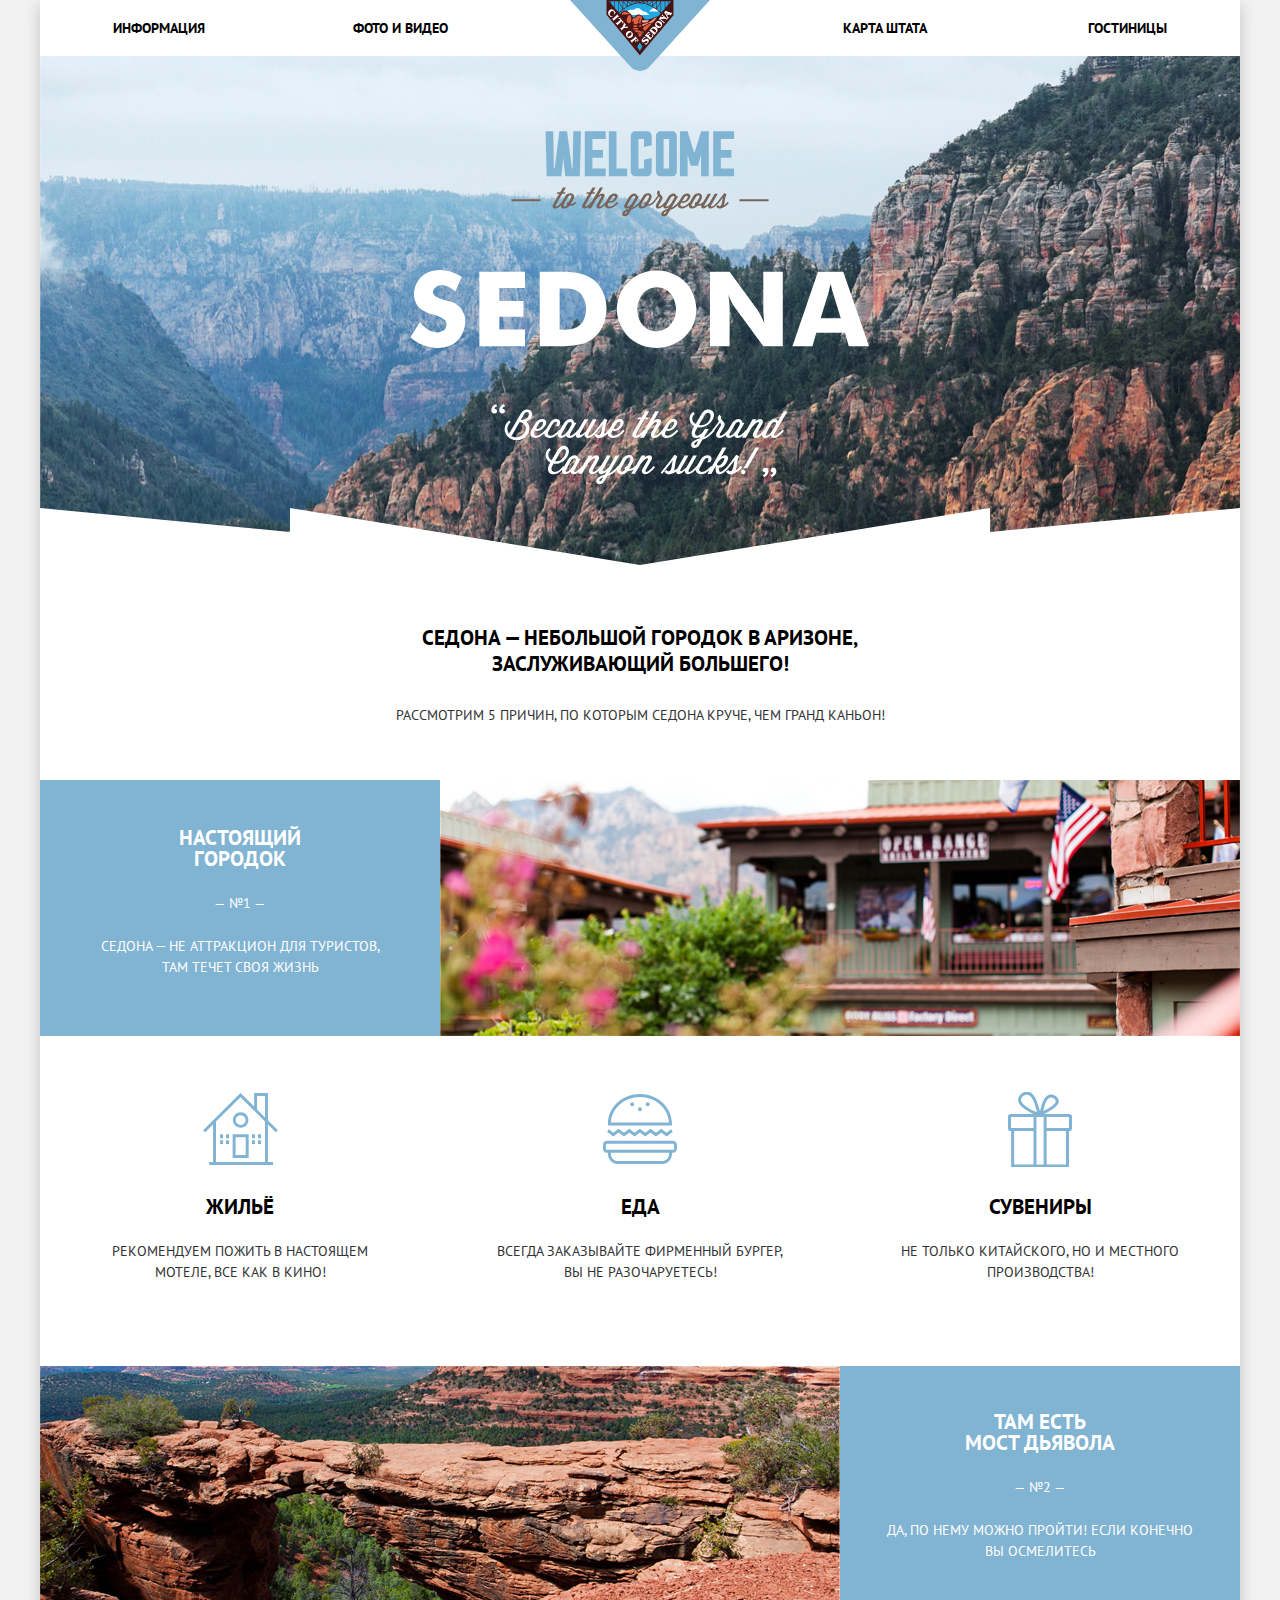
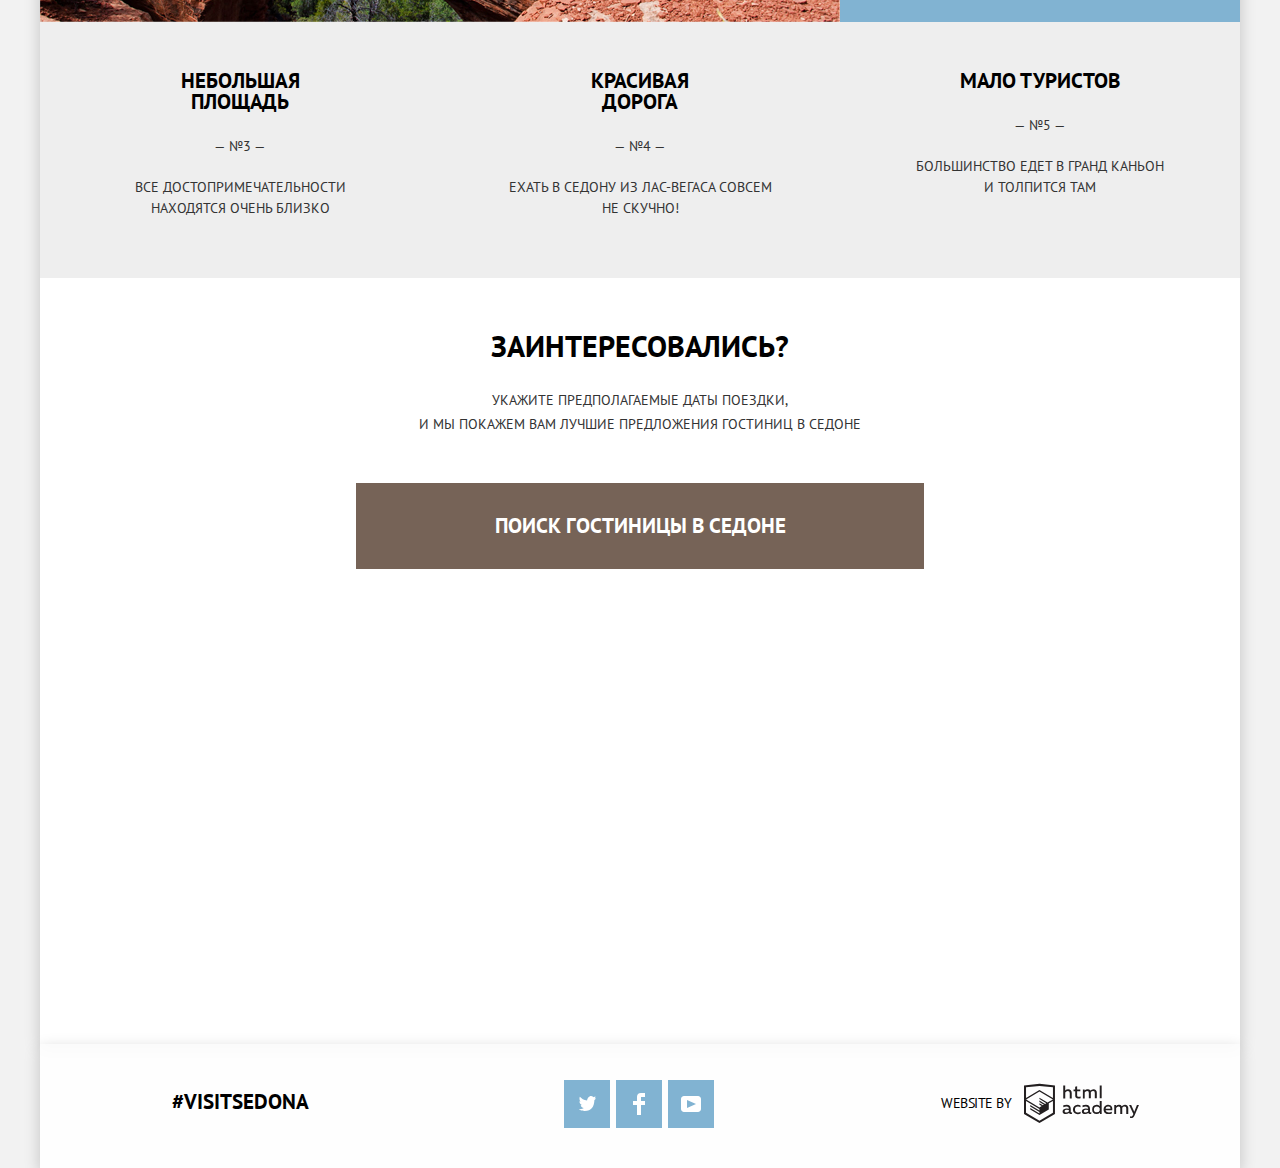
<file: index.html>
<!DOCTYPE html>
<html lang="ru">
<head>
  <meta charset="utf-8">
  <title>HTML Academy: Седона</title>
  <link href="https://fonts.googleapis.com/css?family=PT+Sans:400,700&amp;subset=cyrillic" rel="stylesheet">
  <link href="css/normalize.css" rel="stylesheet">
  <link href="css/style.css" rel="stylesheet">
</head>
<body>
  <div class="container">
    <header class="main-header">
      <h1 class="visually-hidden">Седона&nbsp;&mdash; небольшой туристический городок в&nbsp;штате Аризона</h1>
      <a class="main-header-logo" aria-label="Логотип города и сайта Седоны">
        <img src="img/logo-sedona.svg" width="140" height="71" alt="Голубой треугольник с мостом и надписью City of Sedona">
      </a>
      <nav class="main-navigation">
        <ul class="site-navigation">
          <li class="site-navigation-item"><a href="information.html">Информация</a></li>
          <li class="site-navigation-item"><a href="media.html">Фото и&nbsp;видео</a></li>
          <li class="site-navigation-item"><a href="map.html">Карта штата</a></li>
          <li class="site-navigation-item"><a href="catalog.html">Гостиницы</a></li>
       </ul>
      </nav>
    </header>
    <main>
      <section class="preview">
        <h2 class="visually-hidden">Седона&nbsp;&mdash; лучше, чем Гранд Каньон!</h2>
        <img src="img/intro-welcome.svg" width="459" height="353" alt="Надпись: Добро пожаловать в великолепную Седону!">
      </section>
      <section class="attraction">
        <h2>Седона&nbsp;&mdash; небольшой городок в&nbsp;Аризоне, заслуживающий большего!</h2>
        <p>Рассмотрим 5&nbsp;причин, по&nbsp;которым Седона круче, чем Гранд Каньон!</p>       
      </section>
      <section class="features">
        <h2 class="visually-hidden">Преимущества Седоны</h2>
        <div class="feature-and-image">
          <div class="feature-item">
            <h3>Настоящий городок</h3>
            <p><span class="beauty-number">№1</span></p>
            <p>Седона&nbsp;&mdash; не&nbsp;аттракцион для туристов, там течет своя жизнь</p>
          </div>
          <div class="feature-image">
            <img src="img/view-of-the-city.jpg" width="800" height="256" alt="Вид на город">
          </div>
        </div>
        <ul class="advices">
          <li class="advice-item home-icon">
            <h3>Жильё</h3>
            <p class="main-description">Рекомендуем пожить в&nbsp;настоящем мотеле, все как в&nbsp;кино!</p>
          </li>
          <li class="advice-item food-icon">
            <h3>Еда</h3>
            <p class="main-description">Всегда заказывайте фирменный бургер, вы&nbsp;не&nbsp;разочаруетесь!</p>
          </li>
          <li class="advice-item present-icon">
            <h3>Сувениры</h3>
            <p class="main-description">Не&nbsp;только китайского, но&nbsp;и&nbsp;местного производства!</p>
          </li>
        </ul>
        <div class="feature-and-image">
          <div class="feature-image">
            <img src="img/devil's-bridge.jpg" width="800" height="256" alt="Вид на мост дьявола">
          </div>
          <div class="feature-item">
            <h3>Там есть<br>мост дьявола</h3>
            <p><span class="beauty-number">№2</span></p>
            <p>Да, по&nbsp;нему можно пройти! Если конечно вы&nbsp;осмелитесь</p>
          </div>
        </div>
        <ul class="more-advices">
          <li class="advice-item">
            <h3>Небольшая площадь</h3>
            <p class="more-description"><span class="beauty-number">№3</span></p>
            <p class="more-description">Все достопримечательности находятся очень близко</p>
          </li>
          <li class="advice-item">
            <h3>Красивая дорога</h3>
            <p class="more-description"><span class="beauty-number">№4</span></p>
            <p class="more-description">Ехать в&nbsp;Седону из&nbsp;Лас-Вегаса совсем не&nbsp;скучно!</p>
          </li>
          <li class="advice-item">
            <h3>Мало туристов</h3>
            <p class="more-description"><span class="beauty-number">№5</span></p>
            <p class="more-description">Большинство едет в&nbsp;Гранд Каньон и&nbsp;толпится там</p>
          </li>
        </ul>
      </section>
      <section class="booking">
        <h2 class="visually-hidden">Забронировать отель в&nbsp;Седоне</h2>
        <b>Заинтересовались?</b>
        <p>укажите предполагаемые даты поездки,<br>
        и&nbsp;мы&nbsp;покажем вам лучшие предложения гостиниц в&nbsp;Седоне</p>
        <button class="search-hotel-link">
          Поиск гостиницы в&nbsp;Седоне
        </button>
        <form class="search-hotel" action="https://echo.htmlacademy.ru" method="get">
          <div>
            <label for="check-in">Дата заезда:</label>
            <div class="check-dates">
              <input id="check-in" type="text" name="date-in" value="24 апреля 2017">
              <button type="button" class="calendar" aria-label="календарь с выбором даты">
                <svg xmlns="http://www.w3.org/2000/svg" width="21" height="22" viewBox="0 0 21 22"><path d="M19.251 2.025h-2.845V.648c0-.381-.294-.689-.656-.689-.363       0-.656.308-.656.689v1.377h-3.938V.648c0-.381-.294-.689-.655-.689-.363 0-.657.308-.657.689v1.377H5.906V.648c0-.381-.294-.689-.656-.689-.363 0-.657.308-.657.689v1.377H1.75C.784 2.025 0 2.847 0      3.862v16.302C0 21.179.784 22 1.75 22h17.501c.966 0 1.749-.821 1.749-1.836V3.862c0-1.015-.783-1.837-1.749-1.837zm.437 18.139a.448.448 0 0 1-.437.459H1.75a.45.45 0 0 1-.438-.459V3.862a.45.45 0 0 1      .438-.459h2.844v1.378c0 .381.294.689.657.689.362 0 .656-.308.656-.689V3.403h3.938v1.378c0 .381.294.689.657.689.361 0 .655-.308.655-.689V3.403h3.938v1.378c0 .381.293.689.656.689.362 0    .656-.308.656-.689V3.403h2.845c.241 0 .437.206.437.459v16.302z"/><path d="M4.594 8.225h2.625v2.066H4.594zM4.594 11.668h2.625v2.067H4.594zM4.594 15.112h2.625v2.066H4.594zM9.188      15.112h2.625v2.066H9.188zM9.188 11.668h2.625v2.067H9.188zM9.188 8.225h2.625v2.066H9.188zM13.781 15.112h2.625v2.066h-2.625zM13.781 11.668h2.625v2.067h-2.625zM13.781 8.225h2.625v2.066h-2.625z"/></svg>
              </button>
            </div>
          </div>
          <div>
            <label for="check-out">Дата выезда:</label>
            <div class="check-dates">
              <input id="check-out" type="text" name="date-out" value="4 июля 2017">
              <button type="button" class="calendar" aria-label="календарь с выбором даты">
                <svg xmlns="http://www.w3.org/2000/svg" width="21" height="22" viewBox="0 0 21 22"><path d="M19.251 2.025h-2.845V.648c0-.381-.294-.689-.656-.689-.363       0-.656.308-.656.689v1.377h-3.938V.648c0-.381-.294-.689-.655-.689-.363 0-.657.308-.657.689v1.377H5.906V.648c0-.381-.294-.689-.656-.689-.363 0-.657.308-.657.689v1.377H1.75C.784 2.025 0 2.847 0      3.862v16.302C0 21.179.784 22 1.75 22h17.501c.966 0 1.749-.821 1.749-1.836V3.862c0-1.015-.783-1.837-1.749-1.837zm.437 18.139a.448.448 0 0 1-.437.459H1.75a.45.45 0 0 1-.438-.459V3.862a.45.45 0 0 1      .438-.459h2.844v1.378c0 .381.294.689.657.689.362 0 .656-.308.656-.689V3.403h3.938v1.378c0 .381.294.689.657.689.361 0 .655-.308.655-.689V3.403h3.938v1.378c0 .381.293.689.656.689.362 0    .656-.308.656-.689V3.403h2.845c.241 0 .437.206.437.459v16.302z"/><path d="M4.594 8.225h2.625v2.066H4.594zM4.594 11.668h2.625v2.067H4.594zM4.594 15.112h2.625v2.066H4.594zM9.188      15.112h2.625v2.066H9.188zM9.188 11.668h2.625v2.067H9.188zM9.188 8.225h2.625v2.066H9.188zM13.781 15.112h2.625v2.066h-2.625zM13.781 11.668h2.625v2.067h-2.625zM13.781 8.225h2.625v2.066h-2.625z"/></svg>
              </button>
            </div>
          </div>
          <div class="check-people">
            <div class="adults">
              <label for="adults">Взрослые:</label>
              <div class="button-wrapper">
                <button type="button" class="minus" aria-label="увеличить количество"></button>
                <input id="adults" type="text" name="adults-number" value="2">
                <button type="button" class="plus" aria-label="уменьшить количество"></button>
              </div>
            </div>
            <div class="children">
              <label for="children" class="small-label">Дети:</label>
              <div class="button-wrapper">
                <button type="button" class="minus" aria-label="увеличить количество"></button>
                <input id="children" type="text" name="children-number" value="0">
                <button type="button" class="plus" aria-label="уменьшить количество"></button>
              </div>
            </div>
          </div>
          <button type="submit">найти</button>
        </form>
      </section>
      <section class="map">
        <h2 class="visually-hidden">Карта</h2>
        <iframe src="https://www.google.com/maps/embed?pb=!1m18!1m12!1m3!1d497482.38205934427!2d-112.0216752888011!3d35.00747836919939!2m3!1f0!2f0!3f0!3m2!1i1024!2i768!4f13.1!3m3!1m2!1s0x872da132f942b00d%3A0x5548c523fa6c8efd!2z0KHQtdC00L7QvdCwLCDQkNGA0LjQt9C-0L3QsCA4NjMzNiwg0KHQqNCQ!5e0!3m2!1sru!2sru!4v1552826719506" width="1200" height="593" allowfullscreen></iframe>     
      </section>
    </main>
    <footer class="main-footer">
      <p class="hashtag-sedona">#visitsedona</p>
      <ul class="social-buttons">
        <li>
          <a href="#" class="social-link" aria-label="Седона в twitter">
            <svg xmlns="http://www.w3.org/2000/svg" xmlns:xlink="http://www.w3.org/1999/xlink" width="17" height="15" viewBox="0 0 17 15"><path fill="#FFF" d="M10.95.144c1.685-.496 2.984.27 3.577 1.179.673-.231 1.331-.481 2.011-.708a2.345 2.345 0 0 1-.857 1.768c.685.17 1.304-.491 1.304-.491-.169 1-1.006 1.788-1.563 2.024-.231 6.75-3.175 11.217-10.077 11.082h-.446c-.41 0-4.164-.46-4.898-1.887 2.271.196 3.893-.422 4.693-1.177-.96-.3-2.679-.477-2.979-2.95.349.106.564.228 1.19.119C1.705 8.247.374 7.53.448 5.33c.285.328 1.067.536 1.34.472C1.085 5.561-.182 2.442.894.85c1.818 1.854 3.735 3.606 7.152 3.773C8.254 2.33 9.183.793 10.95.144z"/></svg>
          </a>
        </li>
        <li>
          <a href="#" class="social-link" aria-label="Седона в facebook">
            <svg xmlns="http://www.w3.org/2000/svg" width="12" height="22" viewBox="0 0 12 22"><path fill="#FFF" d="M12 4V0H8a4 4 0 0 0-4 4v4H0v4h4v10h4V12h4V8H8V4h4z"/></svg>
          </a>
        </li>
        <li>
          <a href="#" class="social-link" aria-label="Седона на youtube">
            <svg xmlns="http://www.w3.org/2000/svg" xmlns:xlink="http://www.w3.org/1999/xlink" width="20" height="16" viewBox="0 0 20 16"><path fill="#FFF" d="M17 0H3C1.35 0 0 1.35 0 3v10c0 1.65 1.35 3 3 3h14c1.65 0 3-1.35 3-3V3c0-1.65-1.35-3-3-3zM6.027 11.998V4.002L15.014 8l-8.987 3.998z"/></svg>
          </a>
        </li>
      </ul>
      <p class="copyright"> website by
        <a href="https://htmlacademy.ru/intensive/htmlcss" aria-label="Переход на страницу разработчика - htmlacademy" class="copyright-logo">
          <svg id="Layer_1" data-name="Layer 1" xmlns="http://www.w3.org/2000/svg" width="115" height="41" viewBox="0 0 108.08 36.85"><title>logo-htmlacademy-small1</title><path d="M44.61,26.88a2,2,0,0,0,.55-0.1v1.33a3.25,3.25,0,0,1-1.18.21,1.67,1.67,0,0,1-1.67-1,4.84,4.84,0,0,1-3.14,1.08c-1.51,0-2.91-.83-2.91-2.55,0-2.13,2-2.79,3.71-2.79a11.08,11.08,0,0,1,2.17.25v-0.3c0-1-.76-1.77-2.19-1.77a7.42,7.42,0,0,0-3,.64v-1.7a10.21,10.21,0,0,1,3.19-.55c2.36,0,3.81,1.12,3.81,3.65v3a0.54,0.54,0,0,0,.49.59h0.17Zm-6.44-1.13A1.35,1.35,0,0,0,39.63,27h0.11a3.39,3.39,0,0,0,2.41-1V24.58a9.72,9.72,0,0,0-1.81-.21c-1,0-2.16.33-2.16,1.38h0Zm12.36-6.11a5,5,0,0,1,2.57.64V22a4.08,4.08,0,0,0-2.3-.7,2.75,2.75,0,1,0,0,5.49,5,5,0,0,0,2.43-.64v1.71a6.27,6.27,0,0,1-2.76.57A4.21,4.21,0,0,1,46,24.51q0-.21,0-0.41a4.32,4.32,0,0,1,4.18-4.46h0.38Zm12.17,7.24a2,2,0,0,0,.55-0.1v1.33a3.25,3.25,0,0,1-1.18.21,1.67,1.67,0,0,1-1.67-1,4.84,4.84,0,0,1-3.14,1.08c-1.51,0-2.91-.83-2.91-2.55,0-2.13,2-2.79,3.71-2.79a11.08,11.08,0,0,1,2.17.25v-0.3c0-1-.76-1.77-2.19-1.77a7.42,7.42,0,0,0-3,.64v-1.7a10.21,10.21,0,0,1,3.19-.55c2.36,0,3.81,1.12,3.81,3.65v3a0.54,0.54,0,0,0,.49.59h0.17Zm-6.44-1.13A1.35,1.35,0,0,0,57.73,27h0.11a3.39,3.39,0,0,0,2.41-1V24.58a9.72,9.72,0,0,0-1.81-.21c-1.06,0-2.16.33-2.16,1.38h0ZM73,16V28.2H71.35V26.88a3.88,3.88,0,0,1-3.19,1.54,4.4,4.4,0,0,1,0-8.78,3.81,3.81,0,0,1,3,1.3V16H73Zm-4.53,5.22a2.76,2.76,0,1,0,0,5.52A2.86,2.86,0,0,0,71.15,25V23A2.91,2.91,0,0,0,68.49,21.27ZM79,19.64c3.31,0,4.46,2.68,3.92,5.09H76.7c0.21,1.5,1.67,2.11,3.19,2.11a6.11,6.11,0,0,0,2.64-.59v1.6a7.14,7.14,0,0,1-3,.57C77,28.42,74.78,27,74.78,24a4.18,4.18,0,0,1,4-4.39H79Zm0.09,1.54a2.28,2.28,0,0,0-2.44,2.1v0.06H81.3A2,2,0,0,0,79.13,21.18Zm5.73,7V19.87h1.65v1a3.81,3.81,0,0,1,2.78-1.27A2.86,2.86,0,0,1,91.89,21a4.12,4.12,0,0,1,2.91-1.33A3.06,3.06,0,0,1,98,23V28.2h-1.9V23.05a1.59,1.59,0,0,0-1.42-1.75H94.42a2.8,2.8,0,0,0-2.07,1.12V28.2h-1.9V23.05A1.59,1.59,0,0,0,89,21.31H88.8a3,3,0,0,0-2.21,1.29v5.63H84.86Zm21.31-8.33h1.9l-3.91,9.46c-0.9,2.17-2.09,2.86-3.35,2.86a4.76,4.76,0,0,1-1.1-.14V30.46a2.86,2.86,0,0,0,.85.12c0.9,0,1.58-.64,2.07-1.9l0.17-.42-4-8.4h2l2.86,6.29ZM38.73,1.46V6.22a3.81,3.81,0,0,1,2.7-1.14,3.25,3.25,0,0,1,3.44,3.4v5.15H43V8.72a1.81,1.81,0,0,0-1.61-2h-0.3a2.93,2.93,0,0,0-2.32,1.39v5.52h-1.9V1.46h1.9ZM49.94,2.31v3h3V6.91h-3v3.81c0,1.1.5,1.46,1.58,1.46a4.49,4.49,0,0,0,1.69-.33v1.6A6.8,6.8,0,0,1,51,13.8a2.55,2.55,0,0,1-2.86-2.74V6.89H46.58V5.26h1.5V2.74Zm5.4,11.31V5.28H57v1A3.81,3.81,0,0,1,59.77,5a2.86,2.86,0,0,1,2.6,1.33A4.12,4.12,0,0,1,65.28,5,3.06,3.06,0,0,1,68.44,8.4v5.21h-1.9V8.46a1.59,1.59,0,0,0-1.42-1.75H64.89a2.8,2.8,0,0,0-2.07,1.12v5.78h-1.9V8.46A1.59,1.59,0,0,0,59.5,6.71H59.27A3,3,0,0,0,57.06,8v5.63H55.34ZM71.17,1.45H73V13.6H71.17V1.45ZM14.71,0H14.55L0,1.54V28.21l14.55,8.66,14.55-8.66V1.54Zm12.5,27.1L14.55,34.64,1.9,27.12V16.18l12.59,7.5V25L5.86,19.9v1.31l8.68,5.21v1.39L5.87,22.65V24l8.68,5.21,8.75-5.24V18.31L27.2,16V27.12Zm0-12.53-3.48,2-1.6,1L14.51,13v1.31L21,18.23H21l-0.14.09-1,.54-5.37-3.2V17l4.24,2.52-1,.67-3.2-1.9v1.31l2.1,1.24L14.5,22.1,2,14.65,14.51,7.11Zm0-1.32L14.49,5.76,1.91,13.25v-10L14.56,1.92,27.21,3.25v10h0Z" transform="translate(0 -0.02)"/></svg>
        </a>
      </p>
    </footer>
  </div>
  <script src="js/minimize-main.js"></script>
</body>
</html>
</file>
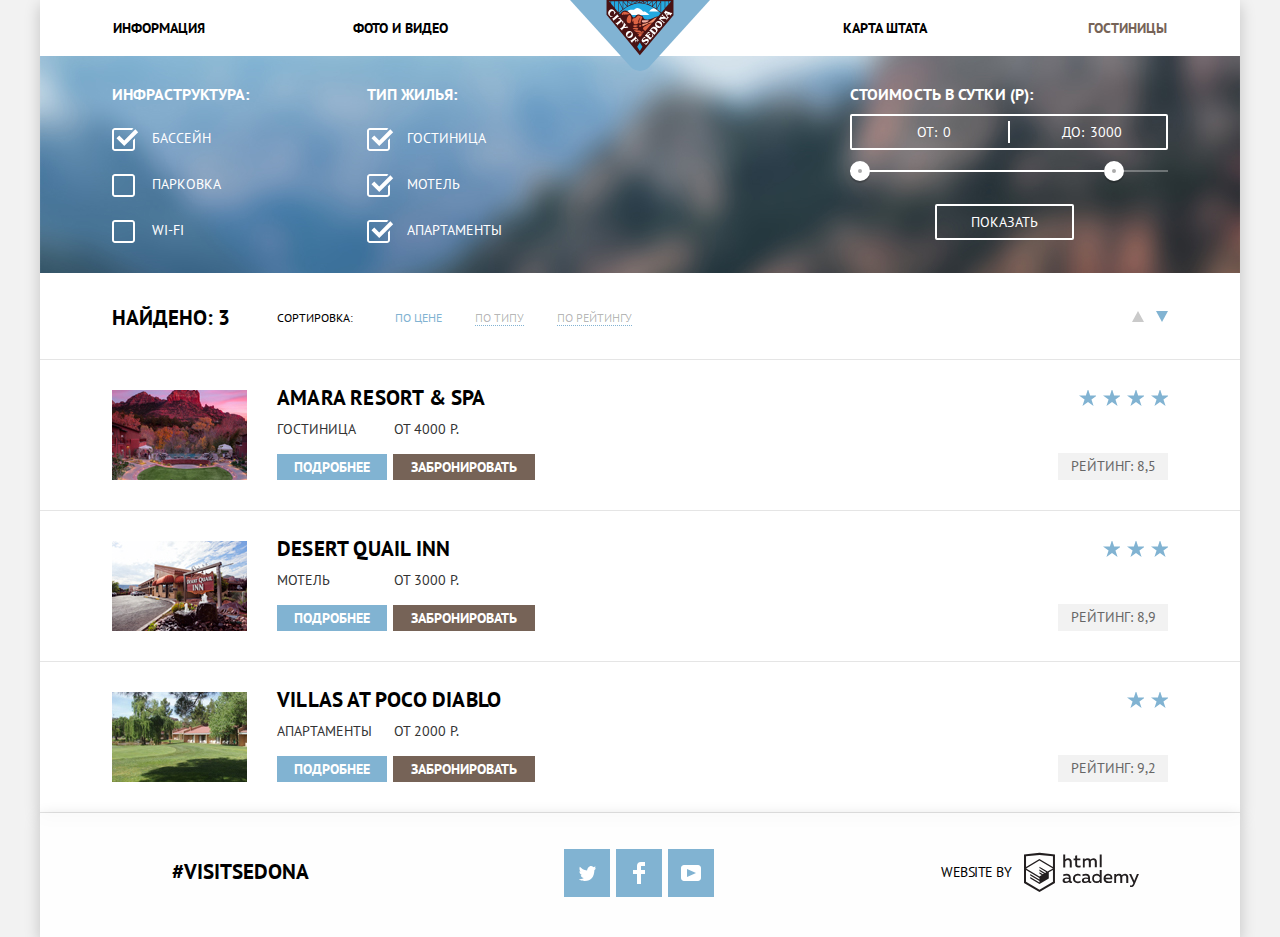
<file: catalog.html>
<!DOCTYPE html>
<html lang="ru">
<head>
  <meta charset="utf-8">
  <title>HTML Academy: Седона - каталог</title>
  <link href="https://fonts.googleapis.com/css?family=PT+Sans:400,700&amp;subset=cyrillic" rel="stylesheet">
  <link href="css/normalize.css" rel="stylesheet">
  <link href="css/style.css" rel="stylesheet">
</head>
<body>
  <div class="container">
    <header class="main-header">
      <h1 class="visually-hidden">Седона&nbsp;&mdash; выбор гостиницы</h1>
      <a href="index.html" class="main-header-logo" aria-label="Логотип города и сайта Седоны. Переход на главную страницу.">
        <img src="img/logo-sedona.svg" width="140" height="71" alt="Голубой треугольник с мостом и надписью City of Sedona">
      </a>
      <nav class="main-navigation">
        <ul class="site-navigation">
          <li class="site-navigation-item"><a href="information.html">Информация</a></li>
          <li class="site-navigation-item shift-right"><a href="media.html">Фото и&nbsp;видео</a></li>
          <li class="site-navigation-item"><a href="map.html">Карта штата</a></li>
          <li class="site-navigation-item active"><a href="#">Гостиницы</a></li>
       </ul>
      </nav>
    </header>
    <main>
      <section class="filters">
        <h2 class="visually-hidden">Список фильтров</h2>
        <form class="filters-form" action="https://echo.htmlacademy.ru" method="get">
          <fieldset class="chechbox-filters">
            <legend>Инфраструктура:</legend>
            <p>
              <input type="checkbox" name="pool" id="pool" checked class="visually-hidden">
              <label for="pool">бассейн</label>
            </p>
            <p>
              <input type="checkbox" name="parking" id="parking" class="visually-hidden">
              <label for="parking">парковка</label>
            </p>
            <p>
              <input type="checkbox" name="wifi" id="wifi" class="visually-hidden">
              <label for="wifi">wi-fi</label>
            </p>
          </fieldset>
          <fieldset class="chechbox-filters">
            <legend>Тип жилья:</legend>
            <p>
              <input type="checkbox" name="hotel" id="hotel" checked class="visually-hidden">
              <label for="hotel">гостиница</label>
            </p>
            <p>
              <input type="checkbox" name="motel" id="motel" checked class="visually-hidden">
              <label for="motel">мотель</label>
            </p>
            <p>
              <input type="checkbox" name="apartments" id="apartments" checked class="visually-hidden">
              <label for="apartments">апартаменты</label>
            </p>
          </fieldset>
          <div class="form-price-wrapper shift-left">
            <fieldset>
              <legend>Стоимость в&nbsp;сутки&nbsp;(Р):</legend>
              <div class="price-controls">
                <label class="min-price">от:
                  <input type="text" name="min-cost" id="min-cost" value="0">
                </label>
                <label class="max-price">до:
                  <input type="text" name="max-cost" id="max-cost" value="3000">
                </label>
              </div>
              <div class="range-controls">
                <div class="scale">
                  <div class="bar"></div>
                </div>
                <div class="range-toggle range-toggle-min"></div>
                <div class="range-toggle range-toggle-max"></div>
              </div>
              <button type="submit">показать</button>
            </fieldset>
          </div>
        </form>
      </section>
      <section class="hotel-list">
        <h2 class="visually-hidden">Список доступных гостиниц</h2>
        <div class="hotel-list-header">
          <span class="hotel-list-results">Найдено:&nbsp;3</span>
          <div class="hotel-list-results-filter">
            <h3>Сортировка:</h3>
            <ul class="filter-by-item">
              <li class="filter-item">
                <a href="#" class="active">По&nbsp;цене</a>
              </li>
              <li class="filter-item">
                <a href="#">По&nbsp;типу</a>
              </li>
              <li class="filter-item">
                <a href="#">По&nbsp;рейтингу</a>
              </li>
            </ul>
          </div>
          <ul class="filter-up-down shift-left">
            <li>
              <a href="#" aria-label="в порядке возрастания" class="up"></a>
            </li>
            <li>
              <a href="#" aria-label="в порядке убывания" class="down active"></a>
            </li>
          </ul>
        </div>
        <div class="hotel-element">
          <div class="hotel-image">
            <img src="img/hotel-01.jpg" width="135" height="90" alt="Вид на отель Amara resort & spa">
          </div>
          <div class="hotel-short-information">
            <h3><a href="#" class="hotel-name">Amara resort &amp;&nbsp;spa</a></h3>
            <p>
              <span>гостиница</span>
              <span>от&nbsp;4000&nbsp;р.</span>
            </p>
            <p class="booking-buttons">
              <a href="#" class="information-btn">подробнее</a>
              <a href="#" class="booking-btn">забронировать</a>
            </p>
          </div>
          <div class="hotel-raiting shift-left">
            <span class="hotel-stars 4-stars">
              <i class="star"></i>
              <i class="star"></i>
              <i class="star"></i>
              <i class="star"></i>
            </span>
            <span class="hotel-raiting-number">рейтинг: 8,5</span>
          </div>
        </div>
        <div class="hotel-element">
          <div class="hotel-image">
            <img src="img/hotel-02.jpg" width="135" height="90" alt="Вид на отель Desert quaik inn">
          </div>
          <div class="hotel-short-information">
            <h3><a href="#" class="hotel-name">Desert quail inn</a></h3>
            <p>
              <span>мотель</span>
              <span>от&nbsp;3000&nbsp;р.</span>
            </p>
            <p class="booking-buttons">
              <a href="#" class="information-btn">подробнее</a>
              <a href="#" class="booking-btn">забронировать</a>
            </p>
          </div>
          <div class="hotel-raiting shift-left">
            <span class="hotel-stars 3-stars">
              <i class="star"></i>
              <i class="star"></i>
              <i class="star"></i>
            </span>
            <span class="hotel-raiting-number">рейтинг: 8,9</span>
          </div>
        </div>
        <div class="hotel-element">
          <div class="hotel-image">
            <img src="img/hotel-03.jpg" width="135" height="90" alt="Вид на отель Villas at poco diablo">
          </div>
          <div class="hotel-short-information">
            <h3><a href="#" class="hotel-name">Villas at poco diablo</a></h3>
            <p>
              <span>апартаменты</span>
              <span>от&nbsp;2000&nbsp;р.</span>
            </p>
            <p class="booking-buttons">
              <a href="#" class="information-btn">подробнее</a>
              <a href="#" class="booking-btn">забронировать</a>
            </p>
          </div>
          <div class="hotel-raiting shift-left">
            <span class="hotel-stars 2-stars">
              <i class="star"></i>
              <i class="star"></i>
            </span>
            <span class="hotel-raiting-number">рейтинг: 9,2</span>
          </div>
        </div>
      </section>
    </main>
    <footer class="main-footer">
      <p class="hashtag-sedona">#visitsedona</p>
      <ul class="social-buttons">
        <li>
          <a href="#" class="social-link" aria-label="Седона в twitter">
            <svg xmlns="http://www.w3.org/2000/svg" xmlns:xlink="http://www.w3.org/1999/xlink" width="17" height="15" viewBox="0 0 17 15"><path fill="#FFF" d="M10.95.144c1.685-.496 2.984.27 3.577 1.179.673-.231 1.331-.481 2.011-.708a2.345 2.345 0 0 1-.857 1.768c.685.17 1.304-.491 1.304-.491-.169 1-1.006 1.788-1.563 2.024-.231 6.75-3.175 11.217-10.077 11.082h-.446c-.41 0-4.164-.46-4.898-1.887 2.271.196 3.893-.422 4.693-1.177-.96-.3-2.679-.477-2.979-2.95.349.106.564.228 1.19.119C1.705 8.247.374 7.53.448 5.33c.285.328 1.067.536 1.34.472C1.085 5.561-.182 2.442.894.85c1.818 1.854 3.735 3.606 7.152 3.773C8.254 2.33 9.183.793 10.95.144z"/></svg>
          </a>
        </li>
        <li>
          <a href="#" class="social-link" aria-label="Седона в facebook">
            <svg xmlns="http://www.w3.org/2000/svg" width="12" height="22" viewBox="0 0 12 22"><path fill="#FFF" d="M12 4V0H8a4 4 0 0 0-4 4v4H0v4h4v10h4V12h4V8H8V4h4z"/></svg>
          </a>
        </li>
        <li>
          <a href="#" class="social-link" aria-label="Седона на youtube">
            <svg xmlns="http://www.w3.org/2000/svg" xmlns:xlink="http://www.w3.org/1999/xlink" width="20" height="16" viewBox="0 0 20 16"><path fill="#FFF" d="M17 0H3C1.35 0 0 1.35 0 3v10c0 1.65 1.35 3 3 3h14c1.65 0 3-1.35 3-3V3c0-1.65-1.35-3-3-3zM6.027 11.998V4.002L15.014 8l-8.987 3.998z"/></svg>
          </a>
        </li>
      </ul>
      <p class="copyright"> website&nbsp;by
        <a href="https://htmlacademy.ru/intensive/htmlcss" aria-label="Переход на страницу разработчика - htmlacademy" class="copyright-logo">
          <svg id="Layer_1" data-name="Layer 1" xmlns="http://www.w3.org/2000/svg" width="115" height="41" viewBox="0 0 108.08 36.85"><title>logo-htmlacademy-small1</title><path d="M44.61,26.88a2,2,0,0,0,.55-0.1v1.33a3.25,3.25,0,0,1-1.18.21,1.67,1.67,0,0,1-1.67-1,4.84,4.84,0,0,1-3.14,1.08c-1.51,0-2.91-.83-2.91-2.55,0-2.13,2-2.79,3.71-2.79a11.08,11.08,0,0,1,2.17.25v-0.3c0-1-.76-1.77-2.19-1.77a7.42,7.42,0,0,0-3,.64v-1.7a10.21,10.21,0,0,1,3.19-.55c2.36,0,3.81,1.12,3.81,3.65v3a0.54,0.54,0,0,0,.49.59h0.17Zm-6.44-1.13A1.35,1.35,0,0,0,39.63,27h0.11a3.39,3.39,0,0,0,2.41-1V24.58a9.72,9.72,0,0,0-1.81-.21c-1,0-2.16.33-2.16,1.38h0Zm12.36-6.11a5,5,0,0,1,2.57.64V22a4.08,4.08,0,0,0-2.3-.7,2.75,2.75,0,1,0,0,5.49,5,5,0,0,0,2.43-.64v1.71a6.27,6.27,0,0,1-2.76.57A4.21,4.21,0,0,1,46,24.51q0-.21,0-0.41a4.32,4.32,0,0,1,4.18-4.46h0.38Zm12.17,7.24a2,2,0,0,0,.55-0.1v1.33a3.25,3.25,0,0,1-1.18.21,1.67,1.67,0,0,1-1.67-1,4.84,4.84,0,0,1-3.14,1.08c-1.51,0-2.91-.83-2.91-2.55,0-2.13,2-2.79,3.71-2.79a11.08,11.08,0,0,1,2.17.25v-0.3c0-1-.76-1.77-2.19-1.77a7.42,7.42,0,0,0-3,.64v-1.7a10.21,10.21,0,0,1,3.19-.55c2.36,0,3.81,1.12,3.81,3.65v3a0.54,0.54,0,0,0,.49.59h0.17Zm-6.44-1.13A1.35,1.35,0,0,0,57.73,27h0.11a3.39,3.39,0,0,0,2.41-1V24.58a9.72,9.72,0,0,0-1.81-.21c-1.06,0-2.16.33-2.16,1.38h0ZM73,16V28.2H71.35V26.88a3.88,3.88,0,0,1-3.19,1.54,4.4,4.4,0,0,1,0-8.78,3.81,3.81,0,0,1,3,1.3V16H73Zm-4.53,5.22a2.76,2.76,0,1,0,0,5.52A2.86,2.86,0,0,0,71.15,25V23A2.91,2.91,0,0,0,68.49,21.27ZM79,19.64c3.31,0,4.46,2.68,3.92,5.09H76.7c0.21,1.5,1.67,2.11,3.19,2.11a6.11,6.11,0,0,0,2.64-.59v1.6a7.14,7.14,0,0,1-3,.57C77,28.42,74.78,27,74.78,24a4.18,4.18,0,0,1,4-4.39H79Zm0.09,1.54a2.28,2.28,0,0,0-2.44,2.1v0.06H81.3A2,2,0,0,0,79.13,21.18Zm5.73,7V19.87h1.65v1a3.81,3.81,0,0,1,2.78-1.27A2.86,2.86,0,0,1,91.89,21a4.12,4.12,0,0,1,2.91-1.33A3.06,3.06,0,0,1,98,23V28.2h-1.9V23.05a1.59,1.59,0,0,0-1.42-1.75H94.42a2.8,2.8,0,0,0-2.07,1.12V28.2h-1.9V23.05A1.59,1.59,0,0,0,89,21.31H88.8a3,3,0,0,0-2.21,1.29v5.63H84.86Zm21.31-8.33h1.9l-3.91,9.46c-0.9,2.17-2.09,2.86-3.35,2.86a4.76,4.76,0,0,1-1.1-.14V30.46a2.86,2.86,0,0,0,.85.12c0.9,0,1.58-.64,2.07-1.9l0.17-.42-4-8.4h2l2.86,6.29ZM38.73,1.46V6.22a3.81,3.81,0,0,1,2.7-1.14,3.25,3.25,0,0,1,3.44,3.4v5.15H43V8.72a1.81,1.81,0,0,0-1.61-2h-0.3a2.93,2.93,0,0,0-2.32,1.39v5.52h-1.9V1.46h1.9ZM49.94,2.31v3h3V6.91h-3v3.81c0,1.1.5,1.46,1.58,1.46a4.49,4.49,0,0,0,1.69-.33v1.6A6.8,6.8,0,0,1,51,13.8a2.55,2.55,0,0,1-2.86-2.74V6.89H46.58V5.26h1.5V2.74Zm5.4,11.31V5.28H57v1A3.81,3.81,0,0,1,59.77,5a2.86,2.86,0,0,1,2.6,1.33A4.12,4.12,0,0,1,65.28,5,3.06,3.06,0,0,1,68.44,8.4v5.21h-1.9V8.46a1.59,1.59,0,0,0-1.42-1.75H64.89a2.8,2.8,0,0,0-2.07,1.12v5.78h-1.9V8.46A1.59,1.59,0,0,0,59.5,6.71H59.27A3,3,0,0,0,57.06,8v5.63H55.34ZM71.17,1.45H73V13.6H71.17V1.45ZM14.71,0H14.55L0,1.54V28.21l14.55,8.66,14.55-8.66V1.54Zm12.5,27.1L14.55,34.64,1.9,27.12V16.18l12.59,7.5V25L5.86,19.9v1.31l8.68,5.21v1.39L5.87,22.65V24l8.68,5.21,8.75-5.24V18.31L27.2,16V27.12Zm0-12.53-3.48,2-1.6,1L14.51,13v1.31L21,18.23H21l-0.14.09-1,.54-5.37-3.2V17l4.24,2.52-1,.67-3.2-1.9v1.31l2.1,1.24L14.5,22.1,2,14.65,14.51,7.11Zm0-1.32L14.49,5.76,1.91,13.25v-10L14.56,1.92,27.21,3.25v10h0Z" transform="translate(0 -0.02)"/></svg>
        </a>
      </p>
    </footer>
  </div>
</body>
</html>
</file>
<file: css/style.css>
body {
  font-family: 'PT Sans', Arial, sans-serif;
  font-size: 14px;
  font-weight: 400;
  line-height: 21px;

  margin: 0;
  padding: 0;

  text-transform: uppercase;

  color: #000;
  background-color: #f2f2f2;
}

a {
  text-decoration: none;
}

:active,
:hover,
:focus {
  outline: 0;
  outline-offset: 0;
}

.visually-hidden {
  position: absolute;

  clip: rect(0 0 0 0);

  width: 1px;
  height: 1px;
  margin: -1px;
}

.container {
  width: 1200px;
  margin: 0 auto;

  color: #000;
  background-color: #fff;
  -webkit-box-shadow: 0 5px 15px 0 rgba( 0, 1, 1, .2);
      box-shadow: 0 5px 15px 0 rgba( 0, 1, 1, .2);
}

.main-header {
  position: relative;
}

.main-header-logo {
  position: absolute;
  top: 0;
  left: 50%;

  margin-left: -70px;
}

.main-navigation {
  line-height: 26px;

  display: flex;
  display: -webkit-box;
  display: -ms-flexbox;

  -webkit-box-orient: vertical;
  -webkit-box-direction: normal;
    -ms-flex-direction: column;
      flex-direction: column;

  width: 1200px;

  color: #000;
  background-color: #fff;
}

.site-navigation {
  font-weight: 700;

  display: -webkit-box;
  display: -ms-flexbox;
  display: flex;

  -ms-flex-wrap: wrap;
      flex-wrap: wrap;

  box-sizing: border-box;
  -webkit-box-sizing: border-box;
      
  width: 1200px;
  margin: 0;
  padding: 0 73px;

  list-style: none;
}

.site-navigation-item {
  -webkit-box-sizing: border-box;
      box-sizing: border-box;
  width: 240px;
}

.site-navigation-item:nth-child(4n + 2) {
  margin-right: auto;
}
.site-navigation-item:nth-child(4n + 4),
.site-navigation-item:nth-child(4n + 3) {
  text-align: right;
}

.shift-right {
  margin-right: auto;
}

.shift-left {
  margin-left: auto;
}

.site-navigation a,
.site-navigation a:visited {
  display: inline-block;

  margin: 15px 0;

  vertical-align: inherit;

  color: #000;
}

.site-navigation a:hover,
.site-navigation a:focus {
  color: #81b3d2;
}

.site-navigation a:active {
  color: rgba(0, 0, 0, .3);
}

.site-navigation-item.active a {
  color: #766357;
}

.preview {
  max-height: 510px;
  margin: 0 0 60px 0 ;
  padding: 75px 370px 80px;

  background: url(../img/intro-mask.svg) right bottom -2px no-repeat,
  url(../img/background-photo.jpg) right top -56px no-repeat;
  background-color: #133d54;
}

.preview img {
  display: block;

  width: 100%;
  height: auto;
  margin: 0 auto;
}

.attraction {
  display: -webkit-box;
  display: -ms-flexbox;
  display: flex;
    flex-direction: column;

  margin-bottom: 52px;

  text-align: center;

  -webkit-box-orient: vertical;
  -webkit-box-direction: normal;
  -ms-flex-direction: column;
}

.attraction h2 {
  font-size: 21px;
  font-weight: 700;
  line-height: 26px;

  margin: 0 370px 25px;
}

.attraction p {
  line-height: 26px;

  margin: 0;

  color: #333;
}

.feature-and-image,
.advices,
.more-advices {
  display: -webkit-box;
  display: -ms-flexbox;
  display: flex;
}

.feature-and-image {
  background-color: #81b3d2;
}

.feature-item {
  width: 400px;
  padding: 45px 0 0 0;

  text-align: center;

  color: #fff;
  background-color: #81b3d2;
}

.feature-item h3 {
  margin: 0 auto;
}

.feature-item:first-of-type h3 {
  margin: 2px 125px 24px;
}

.feature-image {
  width: 800px;
  height: 256px;
}

.feature-image img {
  width: 100%;
  height: auto;
}

.advices,
.more-advices {
  margin: 0;
  padding: 0;

  list-style: none;
}

.advice-item {
  position: relative;

  width: 400px;
  margin: 60px 0 62px;
  padding: 0 50px;

  text-align: center;

  color: #000;
}

.advice-item h3 {
  margin-top: 100px;
}

.advice-item.home-icon::before,
.advice-item.food-icon::before,
.advice-item.present-icon::before {
  position: absolute;
  top: -4px;
  left: 50%;

  width: 75px;
  height: 75px;
  margin-left: -37.5px;

  content: '';

  background-repeat: no-repeat;
  background-position: 50% 50%;
}

.advice-item.home-icon::before {
  background-image: url(../img/icon-1.svg);
}
.advice-item.food-icon::before {
  background-image: url(../img/icon-3.svg);
}
.advice-item.present-icon::before {
  background-image: url(../img/icon-2.svg);
}

.advices .advice-item {
  background-color: #fff;
}

.advice-item .main-description {
  margin: 21px auto;
  color: #333;
}

.feature-item h3,
.advice-item h3,
.advice-item b {
  font-size: 21px;
  line-height: 21px;

  margin-bottom: 24px;
}

.feature-item p {
  margin: 0 40px 22px;

  text-align: center;
}

.feature-item:first-of-type p {
  margin: 0 50px 22px;
}

.more-advices .advice-item {
  margin: 0;
  padding: 48px 65px 39px;

  background-color: #eee;
}

.more-advices h3 {
  margin: 0 0 24px;
  padding: 0 55px;
}

.more-advices .more-description {
  margin: 0 0 20px;
  color: #333;
}

.booking {
  position: relative;

  padding: 50px 0 0;

  text-align: center;

  color: #000;
  background-color: #fff;
}

.booking b {
  font-size: 30px;
  line-height: 36px;
}

.booking p {
  line-height: 24px;

  margin: 24px 0 47px;

  color: #333;
}

.booking form.search-hotel {
  position: absolute;
  top: 292px;
  left: 50%;

  display: none;

  flex-direction: column;

  -webkit-box-sizing: border-box;
      box-sizing: border-box;
  width: 568px;
  margin-left: -283px;
  padding: 55px 54px;

  background-color: #fff;
  -webkit-box-shadow: 0 5px 15px 0 rgba( 0, 1, 1, .2);
      box-shadow: 0 5px 15px 0 rgba( 0, 1, 1, .2);

  -webkit-box-orient: vertical;
  -webkit-box-direction: normal;
  -ms-flex-direction: column;
}

.booking form.search-hotel.form-show {
  display: -webkit-box;
  display: -ms-flexbox;
  display: flex;

  animation-name: s-form;
  animation-duration: .3s;
}

@keyframes s-form {
  0% { transform: translateY(-85px); }
  100% { transform: translateY(0); }
 }

@keyframes swing {
  0%{ transform:rotateY( 0deg)}
  25%{ transform:rotateY(-25deg)}
  50%{ transform:rotateY(0deg)}
  75%{ transform:rotateY(25deg)}
  100%{ transform:rotateY(0deg)}
}

.booking form.search-hotel.modal-error {
  animation-name: swing;
  animation-duration: .6s;
}

.search-hotel div {
  display: -webkit-box;
  display: -ms-flexbox;
  display: flex;

  margin: 0 1px 30px;

  -webkit-box-pack: justify;
  -ms-flex-pack: justify;
  justify-content: space-between;
  -webkit-box-align: center;
  -ms-flex-align: center;
  align-items: center;
}

.search-hotel .check-dates {
  position: relative;

  margin: 0;
}

.check-dates input {
  -webkit-box-sizing: border-box;
      box-sizing: border-box;
  width: 346px;
  padding: 6px 9px;
}

.check-dates .calendar {
  position: absolute;
  top: 5px;
  right: 5px;
}

.search-hotel .calendar,
.search-hotel .plus,
.search-hotel .minus {
  font-family: inherit;
  font-size: inherit;
  line-height: inherit;

  text-transform: uppercase;

  border: none;
  background-color: transparent;
}

.search-hotel .check-people {
  margin-top: 1px;
  margin-bottom: 54px;
}

.search-hotel .check-people:last-child {
  margin-bottom: 0;
}

.search-hotel-link {
  font-size: 21px;
  font-weight: 700;
  line-height: 26px;
  text-transform: uppercase;

  display: block;

  -webkit-box-sizing: border-box;
    box-sizing: border-box;
  width: 568px;
  margin: 0 auto;
  padding: 30px;

  cursor: pointer;

  color: #fff;
  border: none;
  background-color: #766357;
}

.search-hotel-link:hover,
.search-hotel-link:focus {
  background-color: #604e43;
}

.search-hotel-link:active {
  color: rgba(255, 255, 255, .3);
  background-color: #503e33;
}

.search-hotel {
  text-align: left;

  color: #000;
  background-color: #fff;
}

.search-hotel label {
  font-weight: 700;
  line-height: 14px;

  display: block;

  -webkit-box-sizing: border-box;

      box-sizing: border-box;
  width: 113px;
  padding-right: 10px;

  letter-spacing: .4px;

  -ms-flex-item-align: center;
  -ms-grid-row-align: center;
  align-self: center;
  -webkit-box-flex: 0;
    -ms-flex: none;
      flex: none;
}

.adults label {
  letter-spacing: 0;
}

.children label {
  letter-spacing: 0;
}

.search-hotel input[type='text'] {
  font-family: inherit;
  font-size: 14px;
  font-weight: 700;
  line-height: 21px;

  -webkit-box-sizing: border-box;
      box-sizing: border-box;
  height: 37px;

  text-transform: uppercase;

  color: #000;
  border: 2px solid #f2f2f2;
  background-color: #f2f2f2;
  -webkit-box-shadow: none;
      box-shadow: none;
}

.search-hotel input[type='text']:hover {
  border: 2px solid #ebebeb;
  background-color: #ebebeb;
}

.search-hotel input[type='text']:focus {
  border: 2px solid #e5e5e5;
  background-color: #fff;
}

.search-hotel button[type='submit'] {
  font-family: inherit;
  font-size: 21px;
  font-weight: 700;
  line-height: 26px;

  margin: 0 1px;
  padding: 16px 0;

  text-transform: uppercase;

  color: #fff;
  border: none;
  background-color: #81b3d2;
}

.search-hotel button[type='submit']:hover,
.search-hotel button[type='submit']:focus {
  background-color: #669ec0;
}

.search-hotel button[type='submit']:active {
  color: rgba(255, 255, 255, .3);
  background-color: #5496bd;
}

.calendar svg {
  fill: #cacaca;
}

.calendar:hover svg,
.calendar:focus svg {
  fill: #000;
}

.calendar:active svg {
  fill: #81b3d2;
}

.plus,
.minus {
  color: #cacaca;
}

.plus:hover,
.plus:focus,
.minus:hover,
.minus:focus {
  color: #000;
}

.plus:active,
.minus:active {
  color: #81b3d2;
}

.check-people .adults,
.check-people .children {
  margin: 0;
}

.check-people .small-label {
  width: 66px;
}

.check-people .button-wrapper {
  position: relative;

  margin: 0;
}

.check-people input {
  width: 40px;
  margin: 0 36px;
  padding: 6px 0;

  text-align: center;
}

.check-people .plus,
.check-people .minus {
  position: absolute;

  display: block;

  -webkit-box-sizing: border-box;

      box-sizing: border-box;
  width: 37px;
  height: 37px;
  padding: 23px 15px 14px;

  background-color: #f2f2f2;
}

.check-people .plus {
  top: 0;
  right: 0;
}

.check-people .minus {
  top: 0;
  left: 0;
}

.check-people .minus::before {
  position: absolute;
  top: 18px;
  left: 13px;

  width: 12px;

  content: '';

  border-bottom: 3px solid rgba(0, 1, 1, .15);
}

.check-people .plus::before {
  position: absolute;
  top: 18px;
  left: 13px;

  width: 11px;

  content: '';

  border-bottom: 3px solid rgba(0, 1, 1, .15);
}

.check-people .plus::after {
  position: absolute;
  top: 14px;
  left: 17px;

  width: 0;
  height: 11px;

  content: '';

  border-right: 3px solid rgba(0, 1, 1, .15);
}

.check-people .minus:hover::before,
.check-people .minus:focus::before,
.check-people .plus:hover::before,
.check-people .plus:focus::before,
.check-people .plus:hover::after,
.check-people .plus:focus::after {
  border-color: #000;
}

.check-people .minus:active::before,
.check-people .plus:active::before,
.check-people .plus:active::after {
  border-color: #81b3d2;
}

.filters {
  padding: 30px 72px 32px;

  color: #fff;
  background: #28353c url(../img/filter-background.jpg) no-repeat 0 0;
}

.filters-form {
  display: -webkit-box;
  display: -ms-flexbox;
  display: flex;
}

.filters-form fieldset {
  width: 255px;
  margin: 0;
  padding: 0;

  border: none;
}

.chechbox-filters legend {
  font-size: 16px;
  font-weight: 700;
  line-height: 16px;

  margin: 0 0 26px;

  text-align: left;
}

.chechbox-filters p {
  margin: 0 0 25px;
}

.chechbox-filters p:last-child {
  margin: 0;
}

.form-price-wrapper legend {
  font-size: 16px;
  font-weight: 700;
  line-height: 16px;

  margin-bottom: 12px;

  text-align: left;
  letter-spacing: .1px;
}

.chechbox-filters label {
  font-size: 14px;
  font-weight: 400;
  line-height: 1.5;

  position: relative;

  display: inline-block;

  padding-left: 40px;

  text-align: left;
  vertical-align: inherit;
}

.chechbox-filters label::before {
  position: absolute;
  top: 0;
  left: 0;

  width: 23px;
  height: 23px;

  content: '';

  background: url(../img/checkbox-off.svg) no-repeat 0 0;
}

.chechbox-filters label::after {
  position: absolute;
  top: 0;
  left: 0;

  display: none;

  width: 28px;
  height: 23px;

  content: '';

  background: url(../img/checkbox-on.svg) no-repeat 0 0;
}

.chechbox-filters input[type='checkbox']:checked + label::before {
  display: none;
}

.chechbox-filters input[type='checkbox']:checked + label::after {
  display: inherit;
}

.chechbox-filters input[type='checkbox']:disabled + label::before {
  background: url(../img/checkbox-off-disabled.svg) no-repeat 0 0;
}

.chechbox-filters input[type='checkbox']:checked:disabled + label::after {
  background: url(../img/checkbox-on-disabled.svg) no-repeat 0 0;
}

.chechbox-filters input[type='checkbox']:focus + label {
  box-shadow: 0 0 3px 2px #99d2f7;
}

.form-price-wrapper {
  width: 318px;
  padding: 0 0;

  color: #fff;
}

.form-price-wrapper fieldset {
  width: 100%;
  padding: 0 0;
}

.price-controls {
  font-size: 0;

  position: relative;

  height: 32px;
  margin-bottom: 20px;

  border: 2px solid #fff;
  border-radius: 2px;
}

.price-controls::after {
  position: absolute;
  top: 50%;
  left: 50%;

  width: 2px;
  height: 22px;

  content: '';
  -webkit-transform: translate(-50%, -50%);
    -ms-transform: translate(-50%, -50%);
      transform: translate(-50%, -50%);

  background: #fff;
}

.price-controls label {
  font-size: 14px;
  line-height: 30px;

  display: inline-block;

  cursor: pointer;

  vertical-align: top;
}

.price-controls .min-price,
.price-controls .max-price {
  width: 80px;
  padding-left: 65px;
}

.filters-form input[type='text'] {
  font: inherit;
  font-size: 14px;
  line-height: 21px;

  width: 50px;
  height: 30px;
  margin: 0;

  text-transform: uppercase;

  color: inherit;
  border: none;
  background: none;
}

.range-controls {
  position: relative;

  margin-bottom: 32px;
}

.range-controls .scale {
  height: 2px;

  background: rgba(255, 255, 255, .3);
}

.range-controls .bar {
  width: 80%;
  height: 2px;

  background: #fff;
}

.range-toggle {
  position: absolute;
  top: -9px;

  width: 4px;
  height: 4px;

  cursor: pointer;

  border: 8px solid #fff;
  border-radius: 50%;
  background: #ababab;
  -webkit-box-shadow: 0 2px 1px 0 rgba(0, 1, 1, .2);
      box-shadow: 0 2px 1px 0 rgba(0, 1, 1, .2);
}

.range-toggle:hover, .range-toggle:focus {
  top: -10px;

  border: 9px solid #fff;
}

.range-toggle-min {
  left: 0;
}

.range-toggle-max {
  left: 80%;
}

.filters-form button[type='submit'] {
  font-family: inherit;
  font-size: 14px;
  line-height: 21px;

  display: block;

  margin: 0 85px;
  padding: 6px 34px 5px;

  text-transform: uppercase;

  color: #fff;
  border: 2px solid #fff;
  border-radius: 2px;
  background-color: transparent;
}

.filters-form button[type='submit']:hover,
.filters-form button[type='submit']:focus {
  color: #000;
  background: #fff;
}

.hotel-list {
  color: #000;
  background-color: #fff;
}

.hotel-list .hotel-list-header {
  display: -webkit-box;
  display: -ms-flexbox;
  display: flex;

  padding: 20px 72px 17px;

  border-bottom: 1px solid #e5e5e5;

  -webkit-box-align: center;
  -ms-flex-align: center;
  align-items: center;
}

.hotel-list-header .hotel-list-results {
  font-size: 21px;
  font-weight: 700;
  line-height: 26px;
}

.hotel-list-results-filter {
  display: -webkit-box;
  display: -ms-flexbox;
  display: flex;

  margin-left: 47px;
}

.hotel-list-results-filter h3 {
  font-size: 12px;
  font-weight: 400;
  line-height: 19px;

  margin: 0;
}

.filter-by-item {
  display: -webkit-box;
  display: -ms-flexbox;
  display: flex;

  margin: 0 0 0 25px;
  padding: 0;

  list-style: none;
}

.filter-item {
  font-size: 12px;
  line-height: 19px;

  padding: 0 16.5px;
}

.filter-item a,
.filter-item a:visited {
  color: rgba(0, 0, 0, .3);
  border-bottom: 1px dotted #81b3d2;
}

.filter-item a.active,
.filter-item a.active:visited {
  color: #81b3d2;
  border-bottom: none;
}

.filter-item a:hover,
.filter-item a:focus {
  color: #81b3d2;
  border-bottom: 1px dotted #81b3d2;
}

.filter-item a:active {
  color: #000;
  border-bottom: none;
}

.filter-up-down {
  display: -webkit-box;
  display: -ms-flexbox;
  display: flex;

  width: 36px;
  padding: 0;

  list-style: none;

  -webkit-box-pack: justify;
  -ms-flex-pack: justify;
  justify-content: space-between;
}

.filter-up-down li {
  display: inline-block;

  vertical-align: inherit;
}

.filter-up-down .up,
.filter-up-down .down {
  display: inline-block;

  width: 0;
  height: 0;

  vertical-align: inherit;

  border-style: solid;
}

.filter-up-down .up {
  border-width: 0 6px 11px 6px;
  border-color: transparent transparent #cacaca transparent;
}

.filter-up-down .down {
  border-width: 11px 6px 0 6px;
  border-color: #cacaca transparent transparent transparent;
}

.filter-up-down .up:hover,
.filter-up-down .up:focus {
  border-color: transparent transparent #231f20 transparent;
}

.filter-up-down .down:hover,
.filter-up-down .down:focus {
  border-color: #231f20 transparent transparent transparent;
}

.filter-up-down .up:active,
.filter-up-down .up.active {
  border-color: transparent transparent #81b3d2 transparent;
}

.filter-up-down .down:active,
.filter-up-down .down.active {
  border-color: #81b3d2 transparent transparent transparent;
}

.hotel-element {
  display: -webkit-box;
  display: -ms-flexbox;
  display: flex;

  padding: 30px 72px;

  color: #000;
  border-bottom: 1px solid #e5e5e5;
  background-color: #fff;
}

.hotel-element .hotel-image {
  overflow: hidden;

  width: 135px;
  height: 90px;
  margin: 0;

  -webkit-box-flex: 0;

    -ms-flex: none;

      flex: none;
}

.hotel-image img {
  width: 100%;
  height: auto;
}

.hotel-element .hotel-short-information {
  display: -webkit-box;
  display: -ms-flexbox;
  display: flex;
    flex-direction: column;

  margin-left: 30px;

  -webkit-box-orient: vertical;
  -webkit-box-direction: normal;
  -ms-flex-direction: column;
}

.hotel-short-information h3 {
  font-size: 21px;
  font-weight: 700;
  line-height: 21px;
  letter-spacing: 0.2px;
  
  margin: -3px 0 8px;
}

.hotel-short-information p {
  font-size: 14px;
  line-height: 26px;

  display: -webkit-box;
  display: -ms-flexbox;
  display: flex;

  width: 182px;
  margin: 0 0 12px;

  -webkit-box-pack: justify;
  -ms-flex-pack: justify;
  justify-content: space-between;
}

.hotel-element .hotel-name,
.hotel-element .hotel-name:visited {
  color: #000;
}

.hotel-element .hotel-name:hover,
.hotel-element .hotel-name:focus {
  color: #81b3d2;
}

.hotel-element .hotel-name:active {
  color: rgba(0,0,0, .3);
}

.hotel-element span {
  color: #333;
}

.hotel-element a {
  font-weight: 700;

  color: #fff;
}

.hotel-short-information .booking-buttons {
  width: 258px;
  margin: 0;
}

.information-btn,
.information-btn:visited {
  width: 110px;

  text-align: center;

  background-color: #81b3d2;
}

.information-btn:hover,
.information-btn:focus {
  background-color: #669ec0;
}

.information-btn:active {
  color: rgba(255,255,255, .3);
  background-color: #5496bd;
}

.booking-btn,
.booking-btn:visited {
  width: 142px;

  text-align: center;

  background-color: #766357;
}

.booking-btn:hover,
.booking-btn:focus {
  background-color: #604e43;
}

.booking-btn:active {
  color: rgba(255,255,255, .3);
  background-color: #503e33;
}

.hotel-raiting {
  display: -webkit-box;
  display: -ms-flexbox;
  display: flex;
    flex-direction: column;

  width: 110px;

  -webkit-box-orient: vertical;
  -webkit-box-direction: normal;
  -ms-flex-direction: column;
  -webkit-box-pack: justify;
  -ms-flex-pack: justify;
  justify-content: space-between;
}

.hotel-stars {
  -ms-flex-item-align: end;
  align-self: flex-end;
}

.star {
  display: inline-block;

  width: 20px;
  height: 17px;

  vertical-align: inherit;

  background: url(../img/star.svg) right -1px top -1px no-repeat;
}

.hotel-element .hotel-raiting-number {
  display: inline-block;

  width: 110px;
  padding: 3px 0;

  text-align: center;
  vertical-align: inherit;

  color: #666;
  background-color: #f2f2f2;
}

.main-footer {
  position: absolute;

  display: -webkit-box;
  display: -ms-flexbox;
  display: flex;

  padding: 33px 0 40px;

  background-color: rgba(255, 255, 255, .9);
  -webkit-box-shadow: 0 5px 15px 0 rgba( 0, 1, 1, .2);
      box-shadow: 0 5px 15px 0 rgba( 0, 1, 1, .2);

  -webkit-box-align: center;
  -ms-flex-align: center;
  align-items: center;
}

.hashtag-sedona,
.social-buttons,
.copyright {
  width: 400px;
  margin: 0;
  padding-top: 0;

  text-align: center;
}

.hashtag-sedona {
  font-size: 21px;
  font-weight: 700;
  line-height: 26px;

  text-align: center;
}

.social-buttons {
  display: -webkit-box;
  display: -ms-flexbox;
  display: flex;

  width: 400px;
  margin: 0;
  padding: 0;

  list-style: none;

  text-align: center;

  -webkit-box-pack: center;
  -ms-flex-pack: center;
  justify-content: center;
}

.social-buttons li {
  display: inline-block;

  margin: 3px 4px 0 2px;

  vertical-align: inherit;
}

.social-link,
.social-link:visited {
  display: -webkit-box;
  display: -ms-flexbox;
  display: flex;

  width: 46px;
  height: 48px;

  color: #fff;
  background-color: #81b3d2;

  -webkit-box-align: center;
  -ms-flex-align: center;
  align-items: center;
  -webkit-box-pack: center;
  -ms-flex-pack: center;
  justify-content: center;
}

.social-link:hover,
.social-link:focus {
  background-color: #669ec0;
}

.social-link:active {
  background-color: #5496bd;
}

.social-link:active svg {
  opacity: .3;
}

.copyright {
  line-height: 15px;

  display: -webkit-box;
  display: -ms-flexbox;
  display: flex;

  margin-top: 2px;

  letter-spacing: -.5px;

  -webkit-box-pack: center;
  -ms-flex-pack: center;
  justify-content: center;
  -webkit-box-align: center;
  -ms-flex-align: center;
  align-items: center;
}

.copyright-logo svg,
.copyright-logo:visited svg {
  margin: 3px 0 0 13px;

  fill: #231f20;
}

.copyright-logo:hover svg,
.copyright-logo:focus svg {
  fill: #81b3d2;
}

.copyright-logo:active svg {
  fill: #bdbbbc;
}

.beauty-number {
  position: relative;
}

.beauty-number::before {
  position: absolute;
  top: 0;
  left: -15px;

  content: '—';
}

.beauty-number::after {
  position: absolute;
  top: 0;
  left: 25px;

  content: '—';
}

.map {
  overflow: visible;

  height: 475px;
}

.map iframe {
 border: none;
}
</file>
